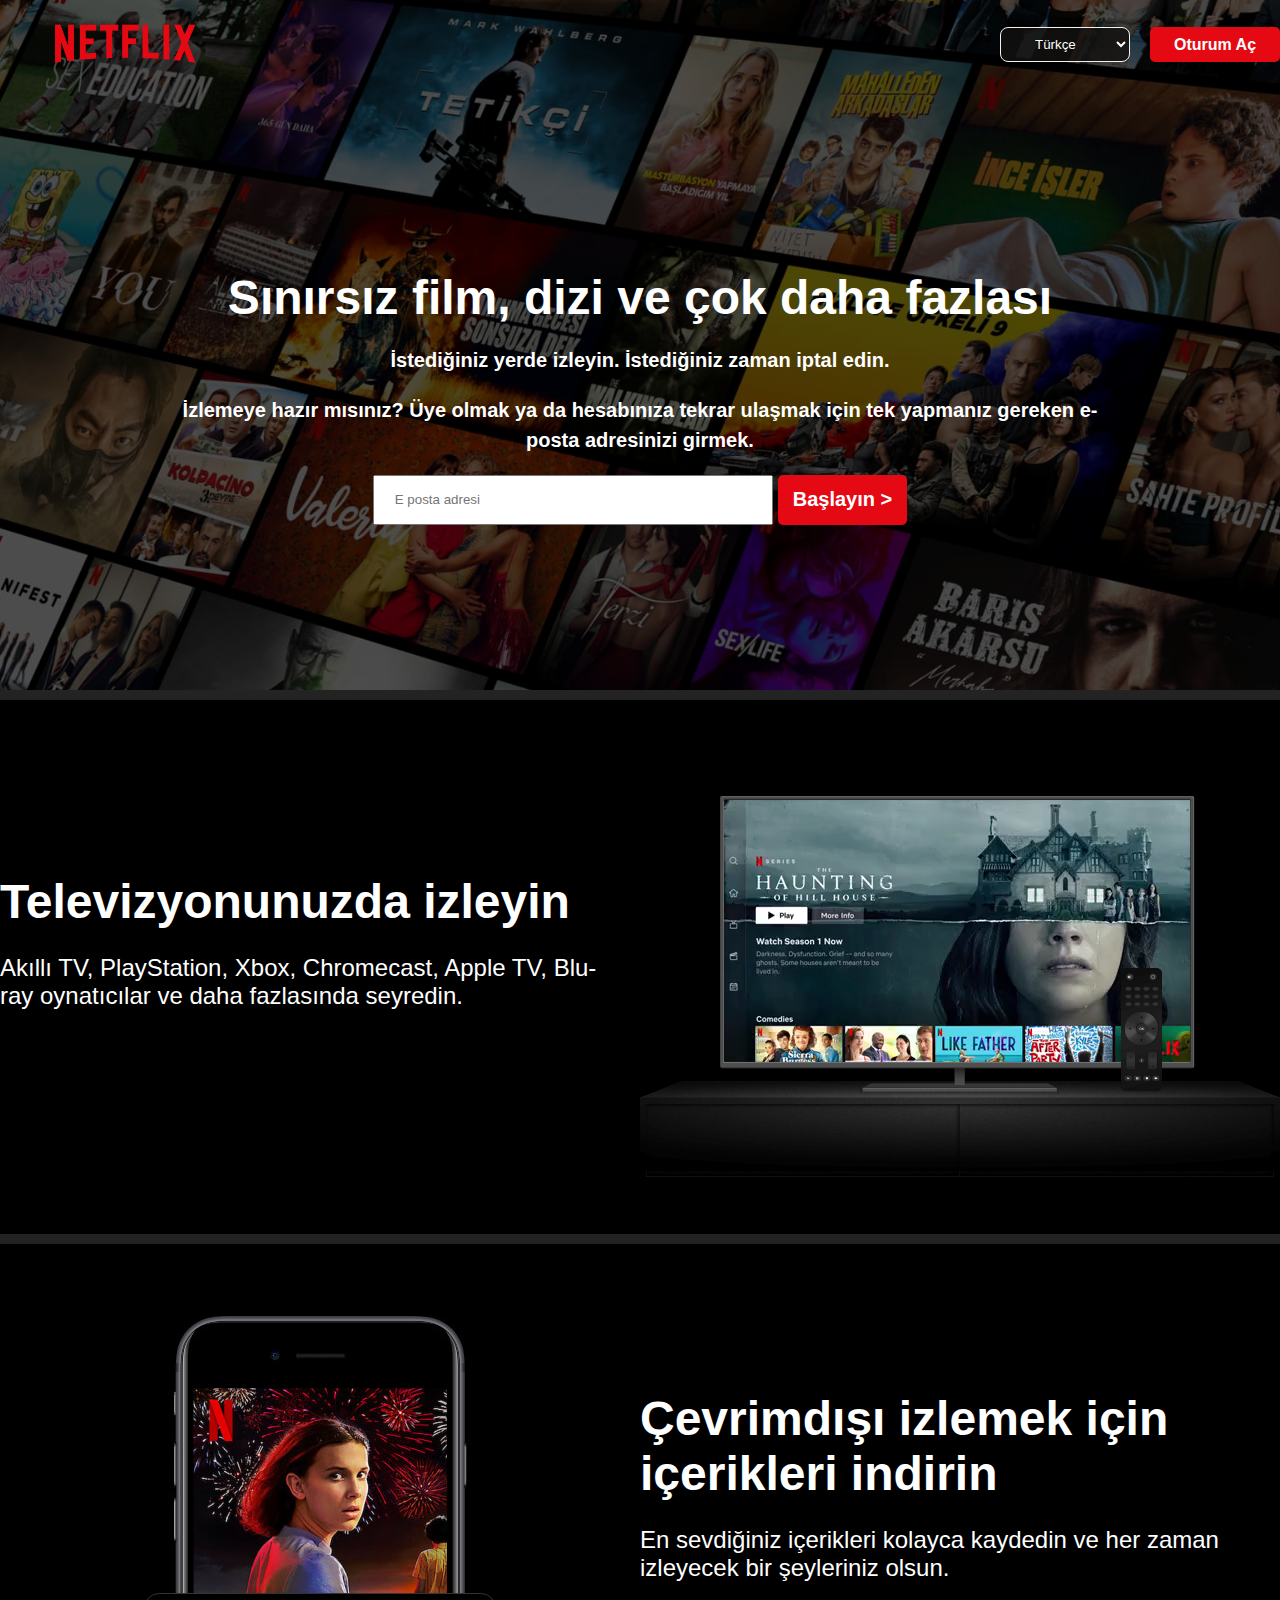
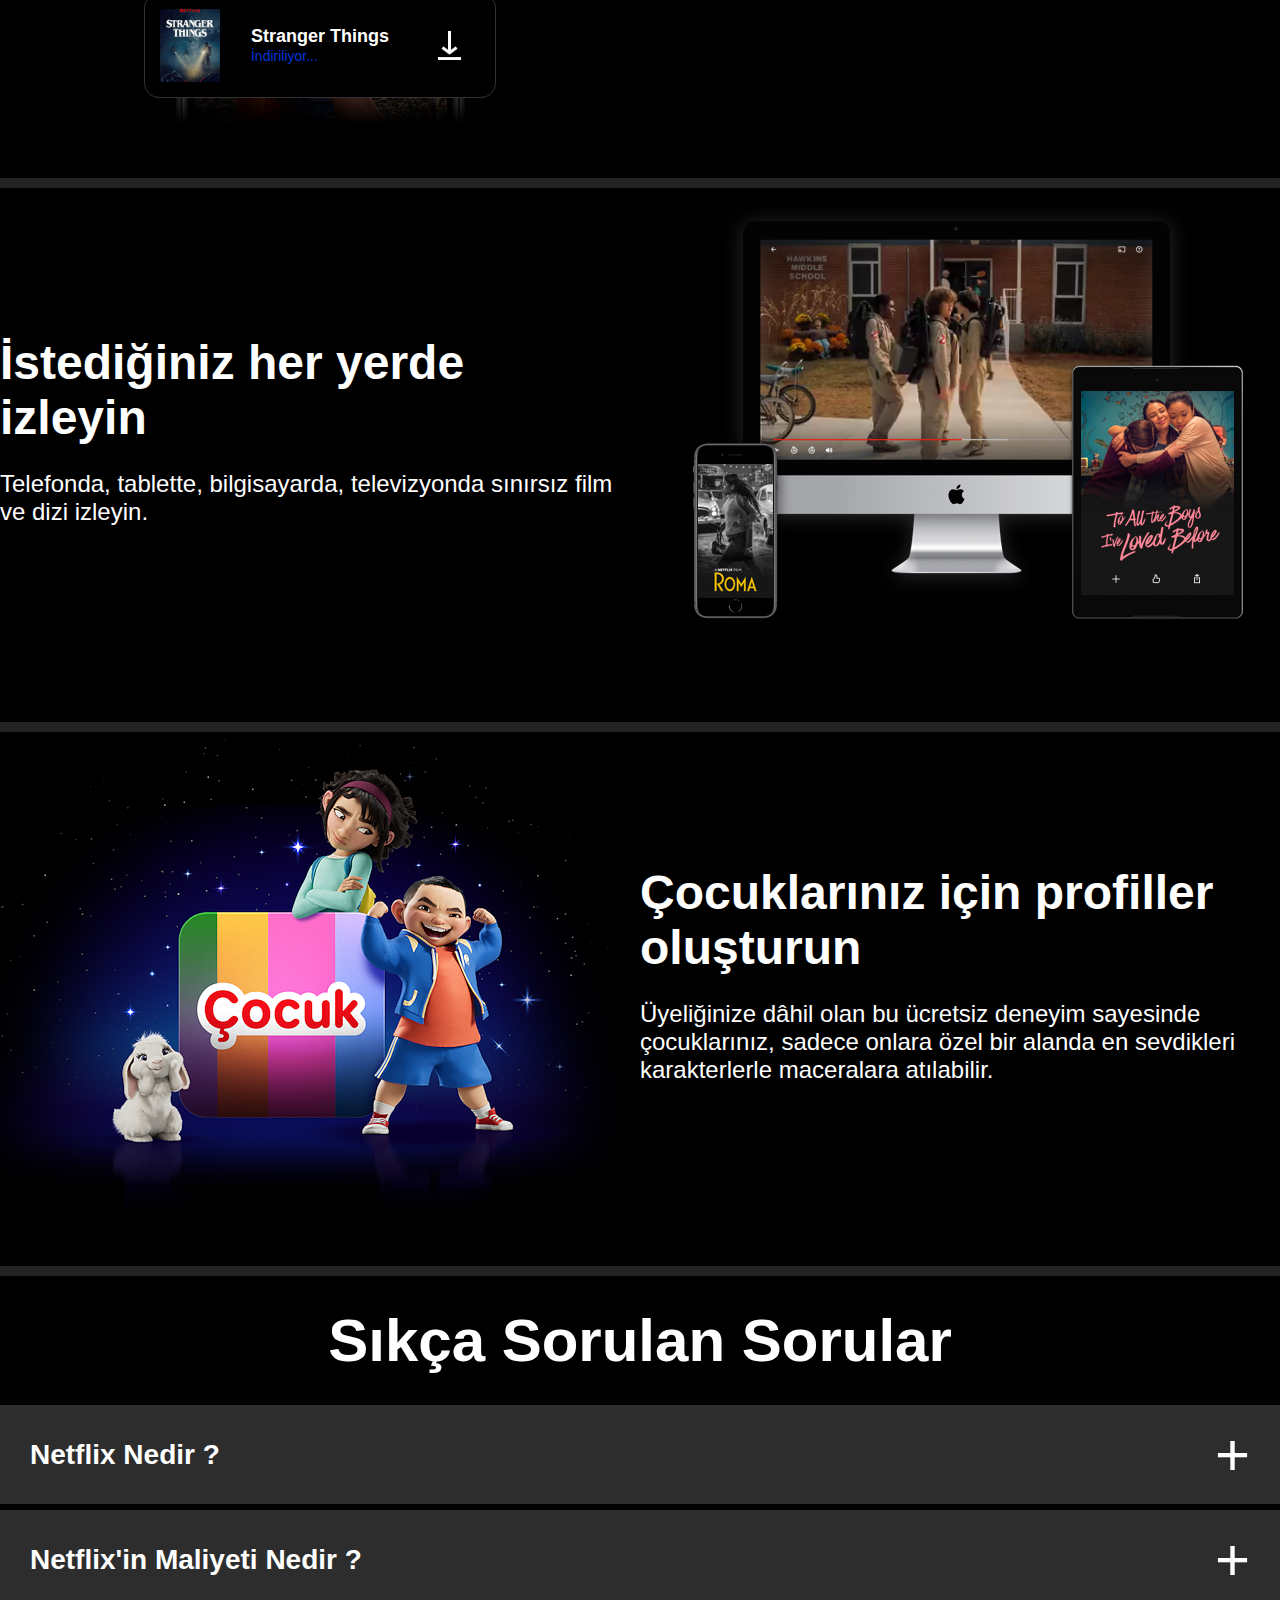
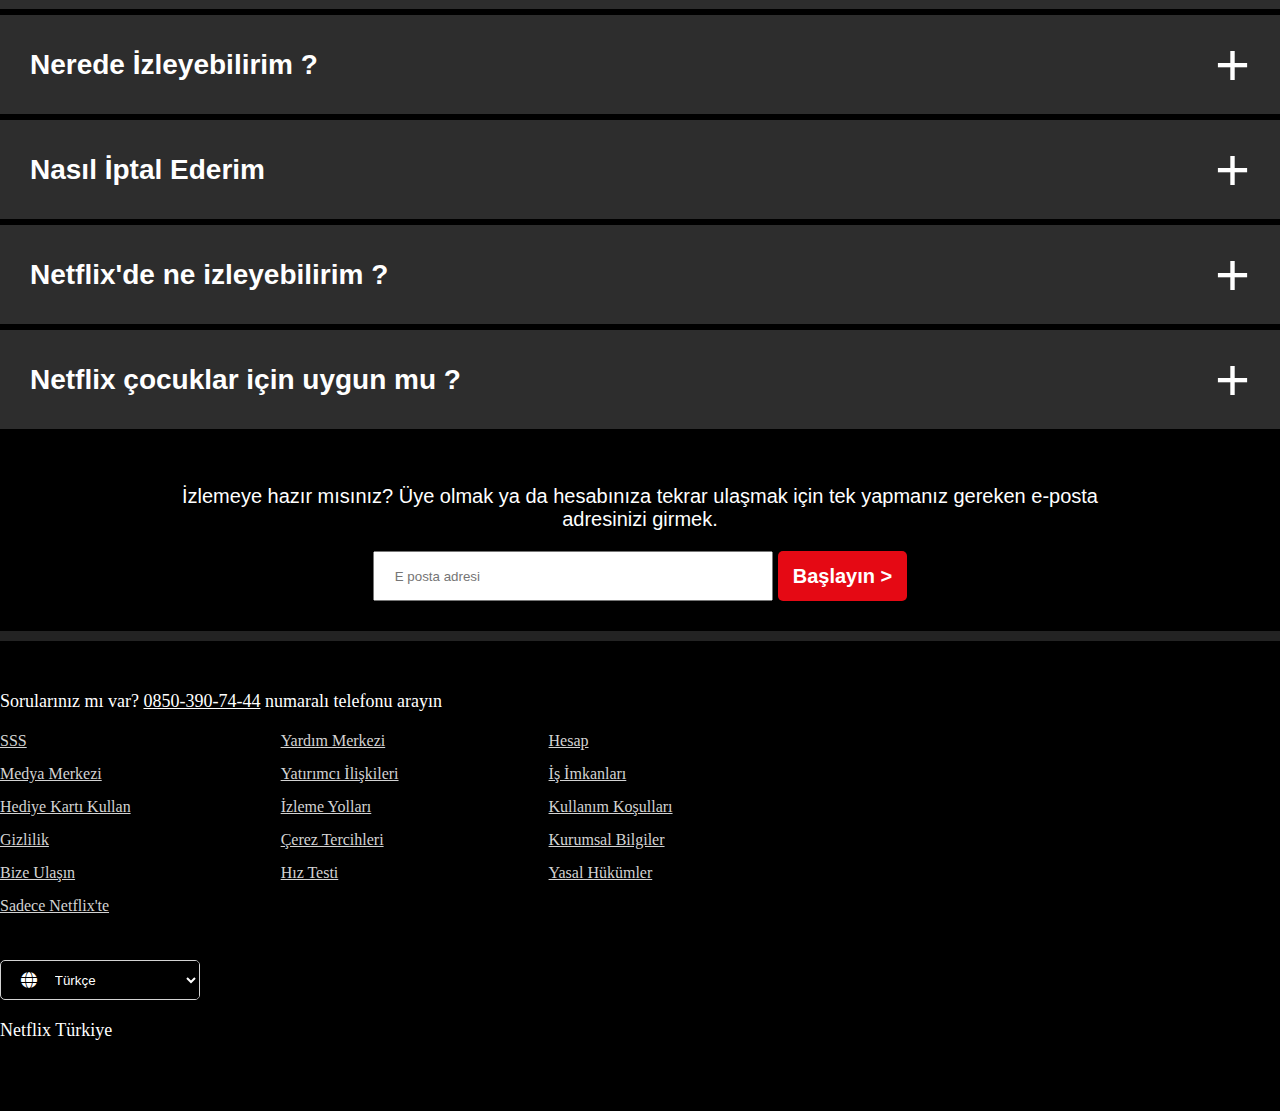
<file: index.html>
<!DOCTYPE html>
<html lang="en">
<head>
    <meta charset="UTF-8">
    <meta http-equiv="X-UA-Compatible" content="IE=edge">
    <meta name="viewport" content="width=device-width, initial-scale=1.0">
    <title>Netflix Clone - Mebre</title>
    <link rel="stylesheet" href="css/style.css">
    <link rel="stylesheet" href="https://cdnjs.cloudflare.com/ajax/libs/font-awesome/6.4.0/css/all.min.css" />
</head>
<body>
    <!--Header Start-->
    <header>
        <img class="hero-image" src="images/hero-image.jpg" alt="netflix-clone-hero-image" />
        <div class="hero-image-filtre"></div>
        <div class="container">
            <div class="nav">
                <div class="logo">
                    <img src="images/logo.png" alt="netflix-logo" />
                </div>
                <div class="sign-in-btn">
                    <select>
                        <option value="Türkçe">Türkçe</option>
                        <option value="İngilizce">İngilizce</option>
                    </select>
                    <a href="login.html">Oturum Aç</a>
                </div>
            </div>
            <div class="start-content">
                <h1>Sınırsız film, dizi ve çok daha fazlası
                </h1>
                <p>İstediğiniz yerde izleyin. İstediğiniz zaman iptal edin.</p>
                <p>İzlemeye hazır mısınız? Üye olmak ya da hesabınıza tekrar ulaşmak için tek yapmanız gereken e-posta adresinizi girmek.
                </p>
                <div class="start-now">
                    <input type="text" placeholder="E posta adresi">
                    <a href="">Başlayın ></a>
                </div>
            </div>
        </div>
    </header><!--Header Finish-->

    <!--Main Start-->
    <main>
        <div class="feature-box">
            <div class="container">
                <div class="text">
                    <h2>Televizyonunuzda izleyin</h2>
                    <p>Akıllı TV, PlayStation, Xbox, Chromecast, Apple TV, Blu-ray oynatıcılar ve daha fazlasında seyredin.</p>
                </div>
                <div class="resim">
                    <img src="images/tv.png" alt="netflix-tv-png" />
                    <video autoplay>
                        <source src="video/video.mp4" type="video/mp4">
                        <source src="video/video.m4v" type="video/m4v">
                    </video>
                </div>
            </div>
        </div>
        <div class="feature-box">
            <div class="container">
                <div class="resim">
                    <img src="images/phone.jpg" />
                    <div class="download-container">
                        <img src="images/stranger-things.png" alt="">
                        <div class="download-text">
                            <h3>Stranger Things</h3>
                            <span>İndiriliyor...</span>
                        </div>
                        <img src="images/download-icon.gif" alt="">
                    </div>
                </div>
                <div class="text">
                    <h2>Çevrimdışı izlemek için içerikleri indirin</h2>
                    <p>En sevdiğiniz içerikleri kolayca kaydedin ve her zaman izleyecek bir şeyleriniz olsun.</p>
                </div>
            </div>
        </div>
        <div class="feature-box">
            <div class="container">
                <div class="text">
                    <h2>İstediğiniz her yerde izleyin</h2>
                    <p>Telefonda, tablette, bilgisayarda, televizyonda sınırsız film ve dizi izleyin.</p>
                </div>
                <div class="resim">
                    <img src="images/device-pile.png" alt="">
                    <video class="device-pile-video" autoplay playsinline>
                        <source src="video/video-2.m4v" type="video/mp4">
                    </video>
                </div>
            </div>
        </div>
        <div class="feature-box">
            <div class="container">
                <div class="resim">
                    <img src="images/wonderlands.png" alt="">
                </div>
                <div class="text">
                    <h2>Çocuklarınız için profiller oluşturun</h2>
                    <p>Üyeliğinize dâhil olan bu ücretsiz deneyim sayesinde çocuklarınız, sadece onlara özel bir alanda en sevdikleri karakterlerle maceralara atılabilir.</p>
                </div>
            </div>
        </div>
        <div class="sss">
            <div class="container">
                <h2>Sıkça Sorulan Sorular</h2>
                <ul>
                    <li>
                        <h3>Netflix Nedir ? <i class="fa-solid fa-plus"></i></h3>
                        <p class="answers">Netflix; internet bağlantılı binlerce cihazda ödüllü diziler, filmler, animeler, belgeseller ve daha fazlasını içeren geniş bir arşiv sunan bir streaming hizmetidir.
                        <br><br>
                        Tek bir reklam olmadan, istediğiniz kadar, istediğiniz zaman izleyebilirsiniz - hepsi aylık düşük bir ücret karşılığında. Her zaman keşfedilecek yeni bir şeyler var, üstelik her hafta yeni diziler ve filmler ekleniyor!
                        </p>
                    </li>
                    <li>
                        <h3>Netflix'in Maliyeti Nedir ?<i class="fa-solid fa-plus"></i></h3>
                        <p class="answers">Netflix'i akıllı telefonunuz, tabletiniz, Akıllı TV'niz, dizüstü bilgisayarınız veya yayın cihazınızda sabit bir aylık ücretle izleyin. Aylık plan ücretleri 63,99 TL ile 130,99 TL arasında değişmektedir. Ekstra maliyet yok, sözleşme yok.
                        </p>
                    </li>
                    <li>
                        <h3>Nerede İzleyebilirim ?<i class="fa-solid fa-plus"></i></h3>
                        <p class="answers">İstediğiniz yerde, istediğiniz zaman izleyin. Bilgisayarınızda netflix.com adresinden veya akıllı TV'ler, akıllı telefonlar, tabletler, medya oynatıcılar ve oyun konsolları dahil Netflix uygulamasını sunan, internet bağlantılı herhangi bir cihazda anında izlemek için Netflix hesabınızla oturum açın.<br><br>Favori içeriklerinizi iOS, Android veya Windows 10 uygulamasıyla da indirebilirsiniz. Seyahatteyken ve internet bağlantısı olmadan izlemek için indirilenleri kullanın. Netflix'i her yere beraberinizde götürün.
                        </p>
                    </li>
                    <li>
                        <h3>Nasıl İptal Ederim<i class="fa-solid fa-plus"></i></h3>
                        <p class="answers">Netflix esnektir. Sinir bozucu hiçbir sözleşme ve taahhüt yoktur. Hesabınızı çevrimiçi olarak iki tıklamayla kolayca iptal edebilirsiniz. İptal ücreti yoktur - hesabınızı istediğiniz zaman başlatın veya durdurun.</p>
                    </li>
                    <li>
                        <h3>Netflix'de ne izleyebilirim ?<i class="fa-solid fa-plus"></i></h3>
                        <p class="answers">Netflix, uzun metrajlı filmler, belgeseller, diziler ve programlar, anime, ödüllü Netflix orijinal içerikleri ve daha fazlasından oluşan kapsamlı bir kütüphaneye sahiptir. İstediğiniz her zaman, istediğiniz kadar çok şey izleyin.

                        </p>
                    </li>
                    <li>
                        <h3>Netflix çocuklar için uygun mu ?<i class="fa-solid fa-plus"></i></h3>
                        <p class="answers">Üyeliğinize dâhil olan Netflix Çocuk deneyimi, çocukların ailece izlenebilecek dizi ve filmleri kendilerine özel bir alanda izlemelerini sağlarken kontrolü ebeveynlere verir.
                        <br><br>Çocuk profillerinde bulunan PIN korumalı ebeveyn kontrolleri sayesinde, çocukların izleyebileceği içeriklerin yetişkinlik düzeylerini kısıtlayabilir ve onların görmesini istemediğiniz belirli içerikleri engelleyebilirsiniz.</p>
                    </li>
                </ul>
                <p>İzlemeye hazır mısınız? Üye olmak ya da hesabınıza tekrar ulaşmak için tek yapmanız gereken e-posta adresinizi girmek.</p>
                <div class="start-now">
                    <input type="text" placeholder="E posta adresi">
                    <a href="">Başlayın ></a>
                </div>
            </div>
        </div>
    </main><!--Main Finish-->

    <!--Footer Start-->
    <footer>
        <div class="container">
            <span>Sorularınız mı var? <a href="tel:08503907444">0850-390-74-44</a> numaralı telefonu arayın</span>
            <div class="footer-navigation">
                <ul>
                    <li><a href="">SSS</a></li>
                    <li><a href="">Medya Merkezi</a></li>
                    <li><a href="">Hediye Kartı Kullan</a></li>
                    <li><a href="">Gizlilik</a></li>
                    <li><a href="">Bize Ulaşın</a></li>
                    <li><a href="">Sadece Netflix'te</a></li>
                </ul>
                <ul>
                    <li><a href="">Yardım Merkezi</a></li>
                    <li><a href="">Yatırımcı İlişkileri</a></li>
                    <li><a href="">İzleme Yolları</a></li>
                    <li><a href="">Çerez Tercihleri</a></li>
                    <li><a href="">Hız Testi</a></li>
                </ul>
                <ul>
                    <li><a href="">Hesap</a></li>
                    <li><a href="">İş İmkanları</a></li>
                    <li><a href="">Kullanım Koşulları</a></li>
                    <li><a href="">Kurumsal Bilgiler</a></li>
                    <li><a href="">Yasal Hükümler</a></li>
                </ul>
            </div>
            <div class="lang">
                <i class="fa-solid fa-globe"></i>
                <select class="footer-select">
                    <option value="Türkçe">Türkçe</option>
                    <option value="İngilizce">İngilizce</option>
                </select>
            </div>
            <span>Netflix Türkiye</span>
        </div>
    </footer><!--Footer End-->

    <!--JS Library-->
    <script src="https://cdnjs.cloudflare.com/ajax/libs/gsap/3.12.1/gsap.min.js"></script>
    <script src="js/script.js"></script>
</body>
</html>
</file>
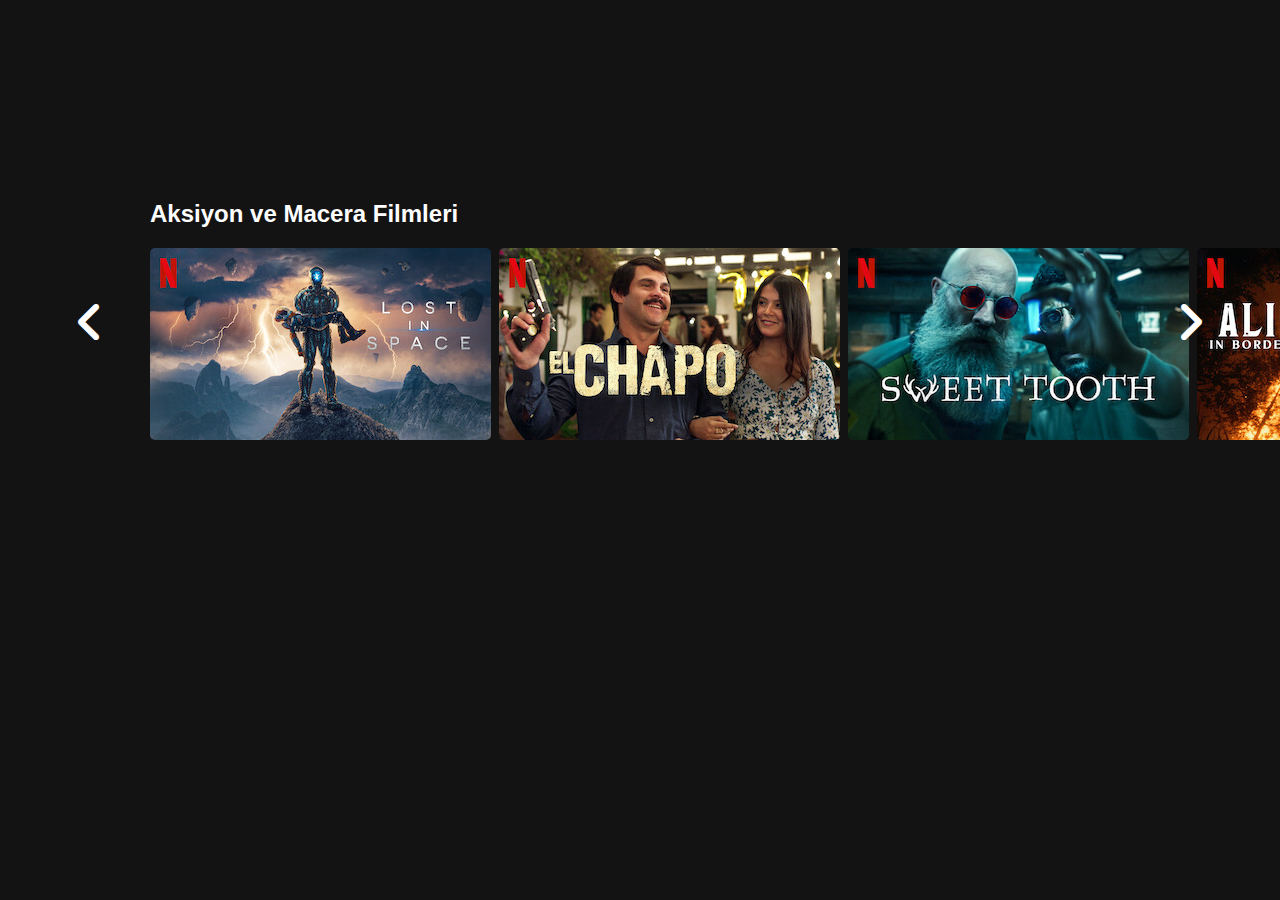
<file: film-series.html>
<!DOCTYPE html>
<html lang="en">
<head>
    <meta charset="UTF-8">
    <meta http-equiv="X-UA-Compatible" content="IE=edge">
    <meta name="viewport" content="width=device-width, initial-scale=1.0">
    <title>Document</title>
    <link rel="stylesheet" href="css/style.css">
    <link rel="stylesheet" href="https://cdnjs.cloudflare.com/ajax/libs/font-awesome/6.4.0/css/all.min.css" />
</head>
<body style="background-color: #131313;">
    <div class="filmler">
        <h2>Aksiyon ve Macera Filmleri <span>tümüne göz at</span><i class="fa-solid fa-angle-right"></i>
        </h2>
        <div class="sliders">
            <div class="wrapper">
                <div class="slider">
                    <div class="slider-item">
                        <img src="images/film1.jpg" />
                    </div>
                    <div class="slider-item">
                        <img src="images/film2.jpg" />
                    </div>
                    <div class="slider-item">
                        <img src="images/film3,.jpg" />
                    </div>
                    <div class="slider-item">
                        <img src="images/film4.jpg" />
                    </div>
                    <div class="slider-item">
                        <img src="images/film5.jpg" />
                    </div>
                    <div class="slider-item">
                        <img src="images/film6.jpg" />
                    </div>
                    <div class="slider-item">
                        <img src="images/film7.jpg" />
                    </div>
                    <div class="slider-item">
                        <img src="images/film8.webp" />
                    </div>
                    <div class="slider-item">
                        <img src="images/film9.jpg" />
                    </div>
                    <div class="slider-item">
                        <img src="images/film10.webp" />
                    </div>
                    <div class="slider-item">
                        <img src="images/film11.jpg" />
                    </div>
                    <div class="slider-item">
                        <img src="images/film12.jpg" />
                    </div>
                </div>
                <div class="navigation">
                    <i class="fa-solid fa-angle-left"></i>
                    <i class="fa-solid fa-angle-right"></i>
                </div>
            </div>
        </div>
    </div>
    <script src="https://cdnjs.cloudflare.com/ajax/libs/gsap/3.12.1/gsap.min.js"></script>
    <script src="js/script.js"></script>
</body>
</html>
</file>
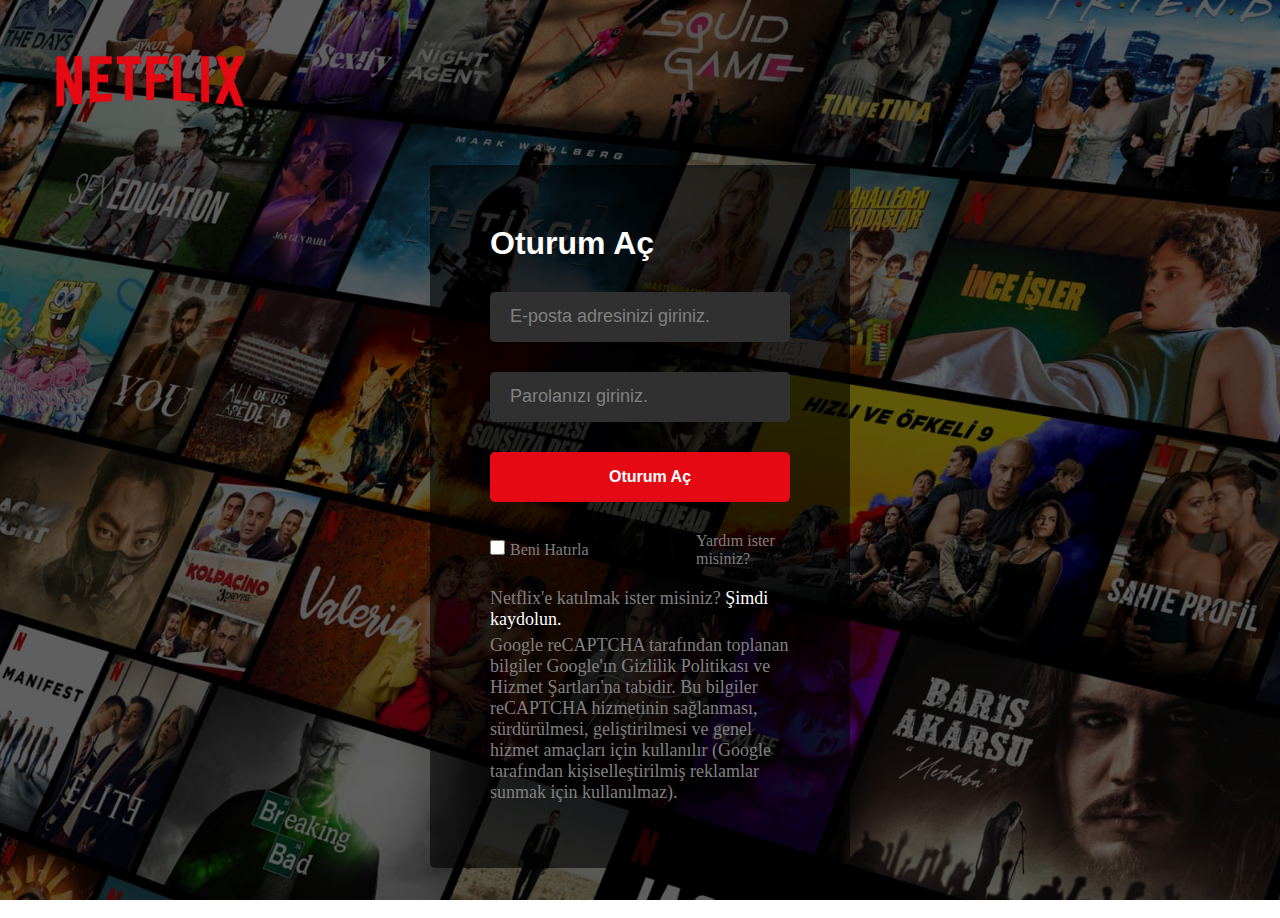
<file: login.html>
<!DOCTYPE html>
<html lang="en">
<head>
    <meta charset="UTF-8">
    <meta http-equiv="X-UA-Compatible" content="IE=edge">
    <meta name="viewport" content="width=device-width, initial-scale=1.0">
    <title>Netflix - Clone - Login Page</title>
    <link rel="stylesheet" href="css/style.css">
</head>
<body>
    <img src="images/hero-image.jpg" alt="">
    <div class="filtre"></div>
    <div class="nav">
        <div class="logo">
            <img src="images/logo.png" />
        </div>
    </div>
    <div class="login-container">
        <div class="box">
            <h2>Oturum Aç</h2>
            <form>
            <input type="text" placeholder="E-posta adresinizi giriniz." required/>
            <input type="password" placeholder="Parolanızı giriniz." />
            <input type="submit" value="Oturum Aç" />
            </form>
            <div class="forget-pass">
                <div class="check">
                    <label for="beni-hatirla"><input id="beni-hatirla" type="checkbox">Beni Hatırla</label>
                </div>
                <a href="">Yardım ister misiniz?</a>
            </div>
            <span>Netflix'e katılmak ister misiniz? <a href="">Şimdi kaydolun.</a></span>
            <span class="recaptcha">Google reCAPTCHA tarafından toplanan bilgiler Google'ın Gizlilik Politikası ve Hizmet Şartları'na tabidir. Bu bilgiler reCAPTCHA hizmetinin sağlanması, sürdürülmesi, geliştirilmesi ve genel hizmet amaçları için kullanılır (Google tarafından kişiselleştirilmiş reklamlar sunmak için kullanılmaz).</span>
        </div>
    </div>
</body>
</html>
</file>
<file: css/style.css>
/*RESET*/
*{
    margin:0;
    padding:0;
    box-sizing: border-box;
}
body{
    width: 100%;
    height: 100%;
}
body.film-series{
    width: 100%;
    height: 100%;
}
ul, li{
    list-style: none;
}
a{
    text-decoration: none;
}
.container{
    width: 1280px;
    margin:0 auto;
}
header{
    width: 100%;
    height: 700px;
    position: relative;
    border-bottom:10px solid #232323;
    overflow: hidden;
}
header .hero-image-filtre{
    position: absolute;
    width: 100%;
    height: 100%;
    top:0;
    object-fit: cover;
    background-color: rgba(0,0,0,.6);
    z-index: 1;
}
header .hero-image{
    position: absolute;
    top:0;
    width: 100%;
    height: 100%;
    object-fit: cover;
    z-index: 0;
    transform: scale(1.3);
}
header .container .nav{
    width: 100%;
    display: flex;
    flex-direction: row;
    justify-content: space-between;
    padding-top:20px;
    background-color: transparent;
    position: relative;
    z-index: 2;
}
header .container .nav .logo{
    width: 150px;
}
header .container .nav .logo img{
    width: 100%;
}
header .container .nav .sign-in-btn{
    display: flex;
    align-items: center;
    width: auto;
}
header .container .nav .sign-in-btn select{
    width: 130px;
    height: 35px;
    margin-right:20px;
    border-radius: 8px;
    padding-left:30px;
    background-color: #121110d3;
    color:#fff;
    border:1px solid #f2f2f2;
}
header .container .nav .sign-in-btn a{
    width:130px;
    height: 35px;
    background-color: #E50914;
    color:#fff;
    font-size: 16px;
    font-family: "Montserrat", sans-serif;
    font-weight: 600;
    display: flex;
    flex-direction: row;
    justify-content: center;
    align-items: center;
    border-radius: 5px;
}
header .container .nav .sign-in-btn a:hover{
    background-color: #be030d;
}
header .container .start-content{
    width: 100%;
    position: relative;
    z-index: 2;
    margin-top:200px;
    text-align: center;
}
header .container .start-content h1{
    font-size: 48px;
    font-weight: 700;
    font-family: "Montserrat", sans-serif;
    color:#fff;
    margin-bottom:20px
}
header .container .start-content p{
    font-size: 20px;
    font-weight: 600;
    font-family: "Montserrat", sans-serif;
    color:#fff;
    max-width: 960px;
    margin: 20px auto;
    line-height: 30px;
}
header .container .start-content .start-now,
main .sss .container .start-now{
    display: flex;
    width: 100%;
    justify-content: center;
}
header .container .start-content input,
main .sss .container .start-now input{
    width: 400px;
    height: 50px;
    margin-right: 5px;
    padding:20px;
}
header .container .start-content a,
main .sss .container .start-now a{
    width: auto;
    padding:15px;
    height: 50px;
    display: flex;
    flex-direction: row;
    align-items: center;
    justify-content: center;
    background-color: #E50914;
    color:#fff;
    font-size: 20px;
    font-weight: 600;
    font-family: "Montserrat", sans-serif;
    border-radius: 5px;
}
header .container .start-content a:hover{
    background-color: #be030d;
}

/*Feature Box*/
main{
    width:100%;
    display: flex;
    flex-direction: column;
}
main .feature-box{
    width: 100%;
    background-color: #000;
    border-bottom:10px solid #232323;
    padding-bottom:50px;
}
main .feature-box .container{
    display: flex;
}
main .feature-box .container .text{
    width: 50%;
    display: flex;
    flex-direction: column;
    justify-content: center;
}
main .feature-box .container .text h2{
    font-family: "Montserrat", sans-serif;
    font-size: 48px;
    color:#fff;
    padding-right: 20px;
    margin-bottom: 25px;
}
main .feature-box .container .text p{
    font-size: 24px;
    font-family: "Montserrat", sans-serif;
    color:#fff;
    padding-right: 20px;
}
main .feature-box .container .resim{
    width:50%;
    position: relative;
}
main .feature-box .container .resim img{
    width: 100%;
    object-fit: cover;
    position: relative;
    z-index: 2;
}
main .feature-box .container .resim video{
    position: absolute;
    top:100px;
    left:80px
}
main .feature-box .container .resim .download-container{
    width: 55%;
    height: 105px;
    background-color: #000;
    border:1px solid #333333;
    padding: 15px;
    left:50%;
    transform:translate(-50%, 0%);
    bottom:30px;
    border-radius: 15px;
    position: absolute;
    z-index: 2;
    display:flex;
    flex-direction: row;
    align-items: center;
    justify-content: space-between;
}
main .feature-box .container .resim .download-container img{
    height: 100%;
    width: 60px;
}
main .feature-box .container .resim .download-container h3{
    font-size: 18px;
    font-weight: 700;
    font-family: "Montserrat", sans-serif;
    color:#fff;
}
main .feature-box .container .resim .download-container span{
    color:#0037DC;
    font-weight: 400;
    font-size: 14px;
    font-family: "Montserrat", sans-serif;
}
main .feature-box .container .resim .device-pile-video{
    left:110px;
    top:50px;
    width: 65%;
}
main .sss{
    width: 100%;
    height: auto;
    background-color: #000;
    border-bottom:10px solid #232323;
    padding-top:30px;
    padding-bottom:30px;
}
main .sss .container{
    display: flex;
    flex-direction: column;
    align-items: center;
}
main .sss .container h2{
    font-size: 60px;
    font-weight: 700;
    font-family: "Montserrat", sans-serif;
    color:#fff;
    text-align: center;
    margin-bottom:30px;
}
main .sss .container ul{
    display: flex;
    flex-direction: column;
    margin-bottom:50px;
    width: 100%;
}
main .sss .container ul li{
    background-color:#2D2D2D;
    width: 100%;
    margin-bottom:5px;
    height: 100px;
    overflow: hidden;
}
main .sss .container ul li:hover h3{
    background-color: grey;
}
main .sss .container ul li h3{
    width: 100%;
    height: 100px;
    display: flex;
    flex-direction: row;
    justify-content: space-between;
    align-items: center;
    font-size: 28px;
    font-weight: 700;
    border-bottom:1px solid black;
    padding-left:30px;
    padding-right: 30px;
    transition: all .5s ease;
    cursor: pointer;
}
main .sss .container ul li p{
    margin:30px;
    font-size: 20px;
    font-weight: 700;
    line-height: 30px;
}
main .sss .container ul li.active > h3 i{
    transform:rotate(45deg);
}
main .sss .container ul li h3 i{
    font-weight: 400;
    font-size: 60px;
    transition: all .5s ease;
}
main .sss .container ul li h3,
main .sss .container ul li p,
main .sss .container ul li h3 i{
    color:#fff;
    font-family: "Montserrat", sans-serif;
}
main .sss .container > p{
    font-size: 20px;
    font-weight: 400;
    font-family: "Montserrat", sans-serif;
    color:#fff;
    text-align: center;
    margin-bottom:20px;
    width: 1000px;
}
footer{
    width:100%;
    height: auto;
    background-color: #000;
    color:#fff;
    padding-top:50px;
    padding-bottom:50px;
}
footer > .container{
    display: flex;
    flex-direction: column;
}
footer > .container span{
    font-size: 18px;
    font-weight: 400;
    margin-bottom:20px;
}
footer > .container span a{
    color:#fff;
    text-decoration: underline;
}
footer > .container .footer-navigation{
    display: flex;
    flex-direction: row;
    margin-bottom:30px;
}
footer > .container .footer-navigation ul{
    margin-right: 150px;
    display: flex;
    flex-direction: column;
}
footer > .container .footer-navigation ul li{
    font-size: 16px;
    font-weight: 400;
    margin-bottom:15px;
}
footer > .container .footer-navigation ul li a{
    color:lightgrey;
    text-decoration:underline;
}
footer > .container .lang{
    width: 200px;
    height: 40px;
    background-color: #000;
    color:#fff;
    position: relative;
    border:1px solid lightgrey;
    border-radius: 5px;
    margin-bottom:20px;
    padding:10px;
    overflow: hidden;
}
footer > .container > .lang > .footer-select{
    background-color: #000;
    border:0;
    width: 90%;
    height: 100%;
    color:#fff;
    position: absolute;
    top:50%;
    right:0px;
    transform: translate(0%, -50%);
    padding:5px;
    z-index: 2;
    padding-left:30px;
}
footer > .container > .lang > i{
    position: absolute;
    left:20px;
    top:50%;
    transform: translate(0%, -50%);
    color:#fff;
    z-index: 3;
}
footer > .container > .lang > .footer-select > option{
    color:#fff;
}

body > img{
    position: absolute;
    width: 100%;
    height: 100%;
    object-fit: cover;
    z-index: 1;
}
.filtre{
    position: absolute;
    width: 100%;
    height: 100%;
    object-fit: cover;
    z-index: 2;
    background-color: rgba(0,0,0,.5);
}
.nav{
    width: 100%;
    display: flex;
    padding-top:50px;
    padding-left:50px;
    position: relative;
    z-index: 3;
}
.nav .logo{
    width: 200px;
}
.nav .logo img{
    width: 100%;
}
.login-container{
    width:100%;
    height: 100%;
    padding:50px;
    border-radius: 10px;
    display: flex;
    flex-direction: row;
    justify-content:center;
    align-items: flex-end;
    position: relative;
    z-index: 3;
}
.login-container .box{
    background-color: rgba(0,0,0,.6);
    display:flex;
    flex-direction: column;
    padding: 60px;
    border-radius: 5px;
}
.login-container .box h2{
    color:#fff;
    font-size: 32px;
    font-weight: 700;
    margin-bottom:30px;
    font-family: "Montserrat", sans-serif;
}
.login-container .box form{
    display: flex;
    flex-direction: column;
}
.login-container .box form input{
    background-color:#303030;
    width: 100%;
    height: 50px;
    outline: none;
    border:none;
    border-radius: 5px;
    margin-bottom:30px;
    padding-left:20px;
    font-size: 18px;
    color:grey;
}
.login-container .box form input[type="submit"]{
    background-color: #E50914;
    color:#fff;
    font-size: 16px;
    font-family: "Montserrat", sans-serif;
    font-weight: 700;
}
.login-container .box form input::placeholder{
    font-size: 18px;
    color:grey;
}
.login-container .box form input:focus::placeholder{
    color:transparent;
}
.login-container .box span{
    width: 300px;
    color:grey;
    font-size: 18px;
    margin-bottom:5px;
}
.login-container .box span a{
    color:#fff;
}
.login-container .box span a:hover{
    text-decoration: underline;
}
.login-container .box .forget-pass{
    display: flex;
    align-items: center;
    margin-bottom:20px;
}
.login-container .box .forget-pass .check{
    display: flex;
    justify-content: space-between;
    width: 100%;
}
.login-container .box .forget-pass .check input{
    margin-right: 5px;
    width: 15px;
    height: 15px;
}
.login-container .box .forget-pass .check label{
    color:grey;
}
.login-container .box .forget-pass a{
    color:grey;
}
.filmler{
    width:100%;
    height: auto;
    margin-top:200px;
    position: relative;
}
.filmler h2{
    font-size: 24px;
    font-weight: 700;
    font-family: "Montserrat", sans-serif;
    color:#fff;
    margin-bottom:20px;
    padding-left:150px;
}
.filmler h2 span{
    opacity: 0;
    font-size: 18px;
    font-weight: 400;
    color:cyan;
}
.filmler h2 i{
    opacity: 0;
    color:cyan;
    font-size: 18px;
    font-weight: 400;
    padding-left:30px;
}
.filmler .sliders{
    width: 100%;
}
.filmler .sliders .wrapper{
    width: 100%;
    padding-left:150px;
    overflow: hidden;
}
.filmler .sliders .wrapper .navigation .fa-angle-left{
    position: absolute;
    height: 80%;
    width: 80px;
    top:50%;
    transform: translate(0, -50%);
    left:50px;
    color:#fff;
    font-size: 48px;
    display: flex;
    flex-direction: row;
    align-items: center;
    justify-content: center;
}
.filmler .sliders .wrapper .navigation .fa-angle-left:hover,
.filmler .sliders .wrapper .navigation .fa-angle-right:hover{
    cursor:pointer;
}
.filmler .sliders .wrapper .navigation .fa-angle-right{
    position: absolute;
    height: 80%;
    width: 80px;
    top:50%;
    transform: translate(0, -50%);
    right:50px;
    color:#fff;
    font-size: 48px;
    display: flex;
    flex-direction: row;
    align-items: center;
    justify-content: center;
}
.filmler .sliders .wrapper .slider{
    display: flex;
    flex-direction: row;
    justify-content: start;
    width: 100%;
}
.filmler .sliders .wrapper .slider .slider-item{
    margin-right: 8px;
}
.filmler .sliders .wrapper .slider .slider-item img{
    border-radius: 5px;
}
</file>
